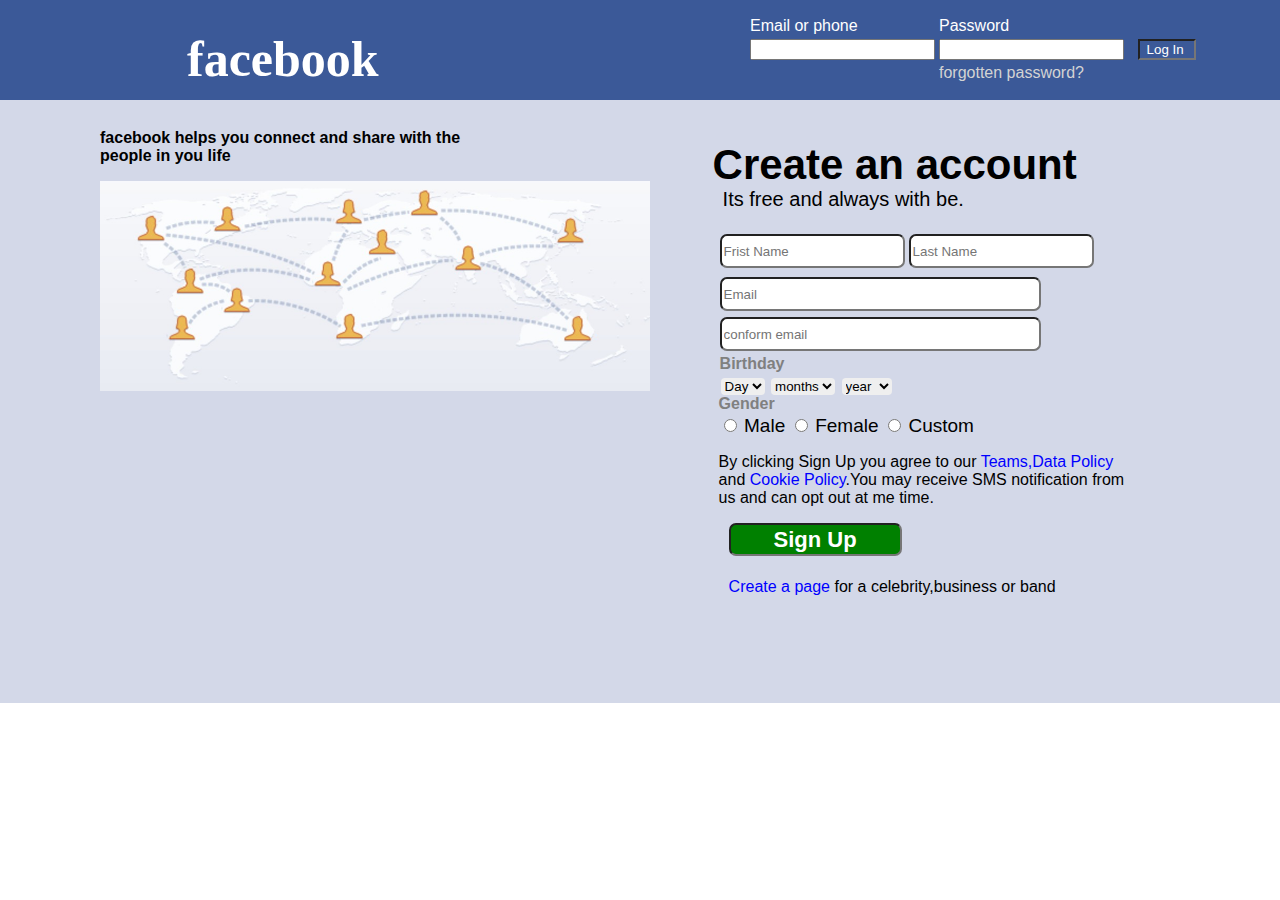
<file: index.html>
<!DOCTYPE html>
<html>
    <head>
        <title>facebook.com</title>
        <link rel="stylesheet" href="style.css" type="text/css">
    </head>
    <body>
        <div class="container">
            <div class="header"> 
                <div class="logo">
                    <a class="logo-text" href="index.html">facebook</a>

                </div>
                <div class="login">
                 <form>
                    <table class="login-control">
                        <tr>
                            <td><label class="login-label">Email or phone</label></td>
                            <td><label class="login-label">Password</label></td>
                        </tr>
                        <tr>
                            <td><input type="text"></td>
                            <td><input type="text"></td>
                            <td><input class="submit" type="sumbit" value="Log In "></td>
                            
                        </tr>
                        <td></td>
                        <td><a class="login-forgot" href="index.html">forgotten password?</a></td>

                    </table>
                 </form>
                </div>

            </div>
            <div class="main-body">
                <div class="left-section">
                    <p class="pargh"> facebook helps you connect and share with the <br>people in you life </p>
                    <img class="image" src="fb2.jpeg" alt="wating">

                </div>
                <div class="rigt-section">
                    <h1 class="heading">Create an account</h1>
                    <p class="p1">Its free and always with be. </p>
                    <form class="form1">
                        <table class="table1">
                            <tr>
                                <td><input class="input" type="text" placeholder="Frist Name"></td>
                                <td><input class="input" type="text" placeholder="Last Name"></td>
                        
                            </tr>
                        </table>
                             <input class="email" type="Email" placeholder="Email">
                            <input class="email" type=" email" placeholder="conform email">
                                
                                    <H4 class="h4"> Birthday</H4>
                                    <div id="days">
                                    <select id="date">
                                        <option>Day</option>
                                        <option value="">1</option>
                                        <option value="">2</option>
                                        <option value="">3</option>
                                        <option value="">4</option>
                                        <option value="">5</option>
                                        <option value="">6</option>
                                        <option value="">7</option>
                                        <option value="">8</option>

                                    </select>
                                    <select id="date">
                                        <option>months</option>
                                        <option value="">jun</option>
                                        <option value="">feb</option>
                                        <option value="">march</option>
                                        <option value="">april</option>
                                        <option value="">may</option>
                                        <option value="">june</option>
                                        <option value="">july</option>
                                        <option value="">aug</option>

                                    </select>
                                    <select id="date">
                                        <option>year</option>
                                        <option value="">2001</option>
                                        <option value="">2002</option>
                                        <option value="">2003</option>
                                        <option value="">2004</option>
                                        <option value="">2005</option>
                                        <option value="">2006</option>
                                        <option value="">2007</option>
                                        <option value="">2008</option>
                                        <option value="">2009</option>
                                        <option value="">2008</option>


                                    </select>
                                    <label class="head"><br>Gender<label>
                                    

                                    <div class="gender1">
                                    <input class="gender" type="radio" name="Male">
                                    <label class="gender">Male</label>
                                    <input class="gender" type="radio" name="Male">
                                    <label class="gender"> Female</label>
                                    <input class="gender" type="radio" name="Male">
                                    <label class="gender">Custom</label>
                                    </div>

                                
                    </form>
                    
                    <p class="last"> By clicking Sign Up you agree to our<span class="terms"> Teams,Data Policy</span><br> and<span class="terms"> Cookie Policy</span>.You may receive SMS notification from<br>us and can opt out at me time.</p>


                </div>
                <div>
               <input class="sign-up" type="Sign up" value="Sign Up">
              
            </div>
            <p class="create"> <span class="terms">  Create a page</span> for a celebrity,business or band </p>

            </div>

        </div>
    </body>
</html>
</file>
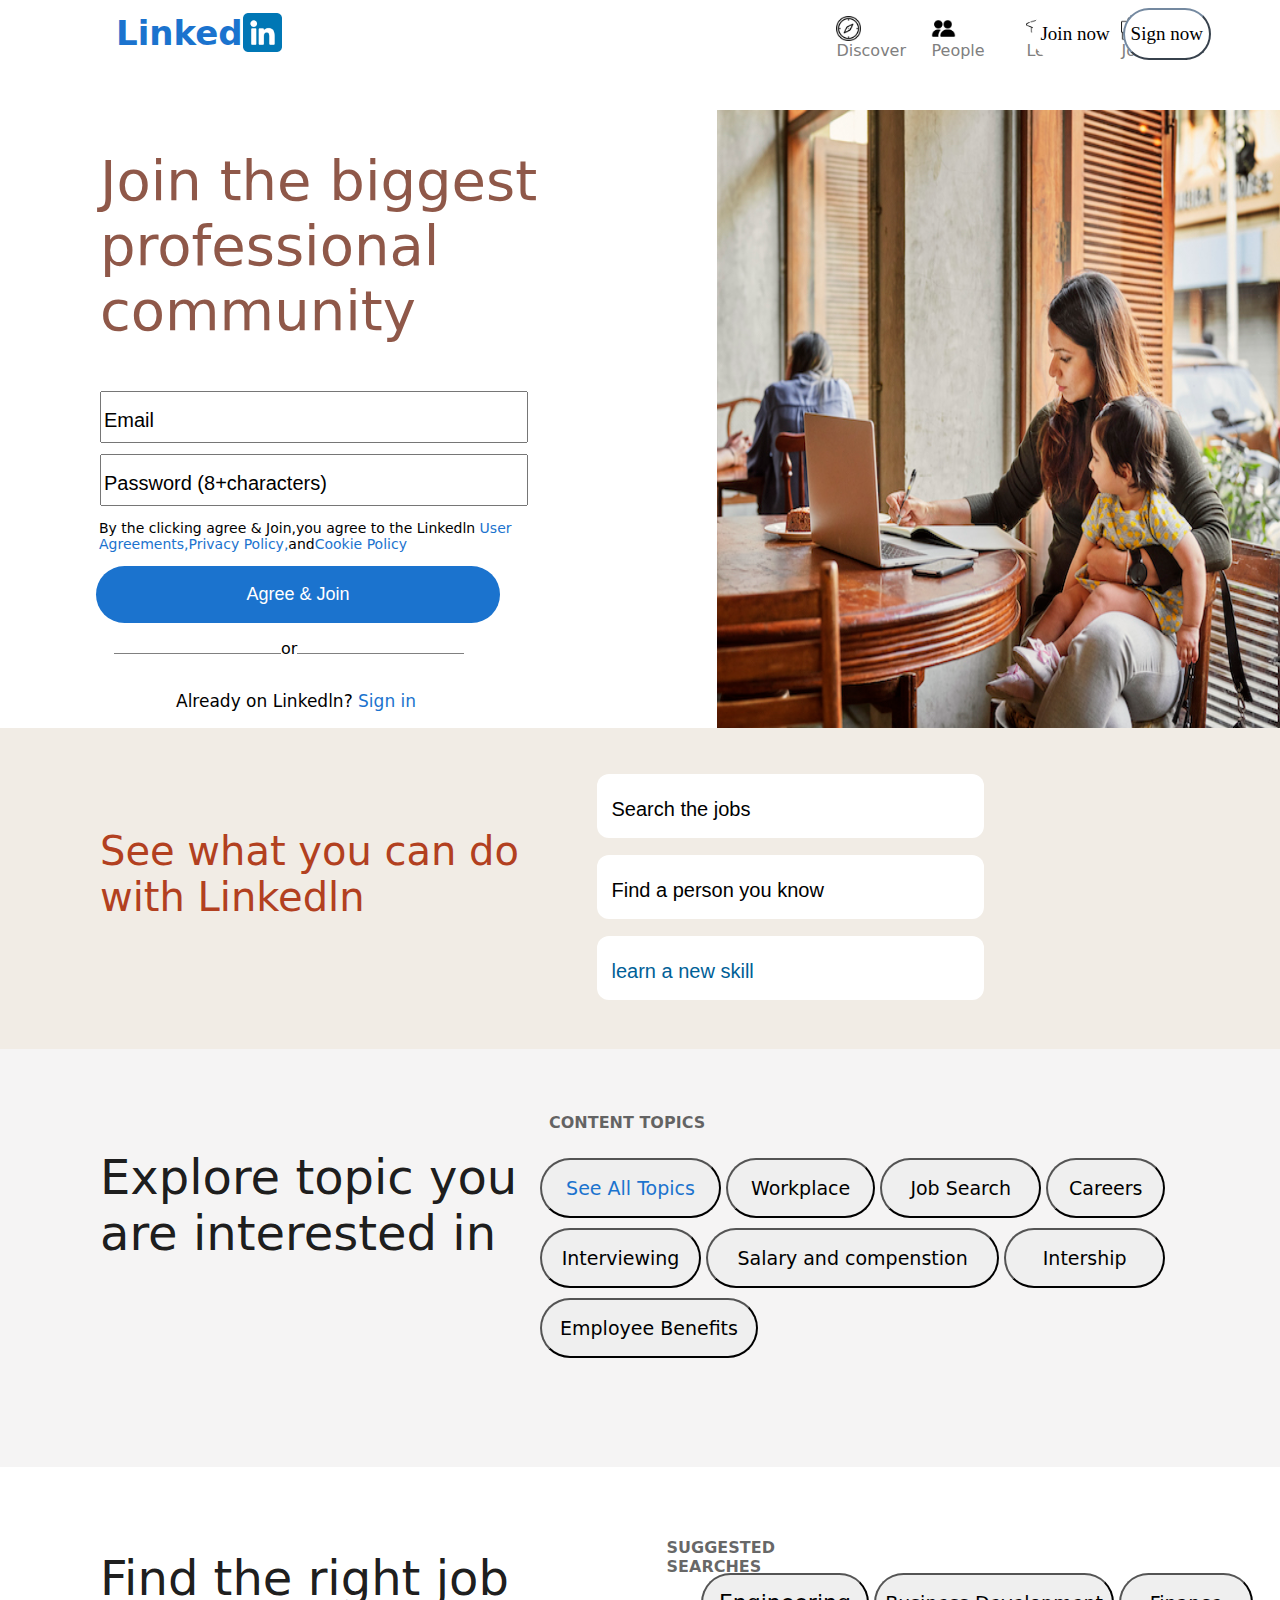
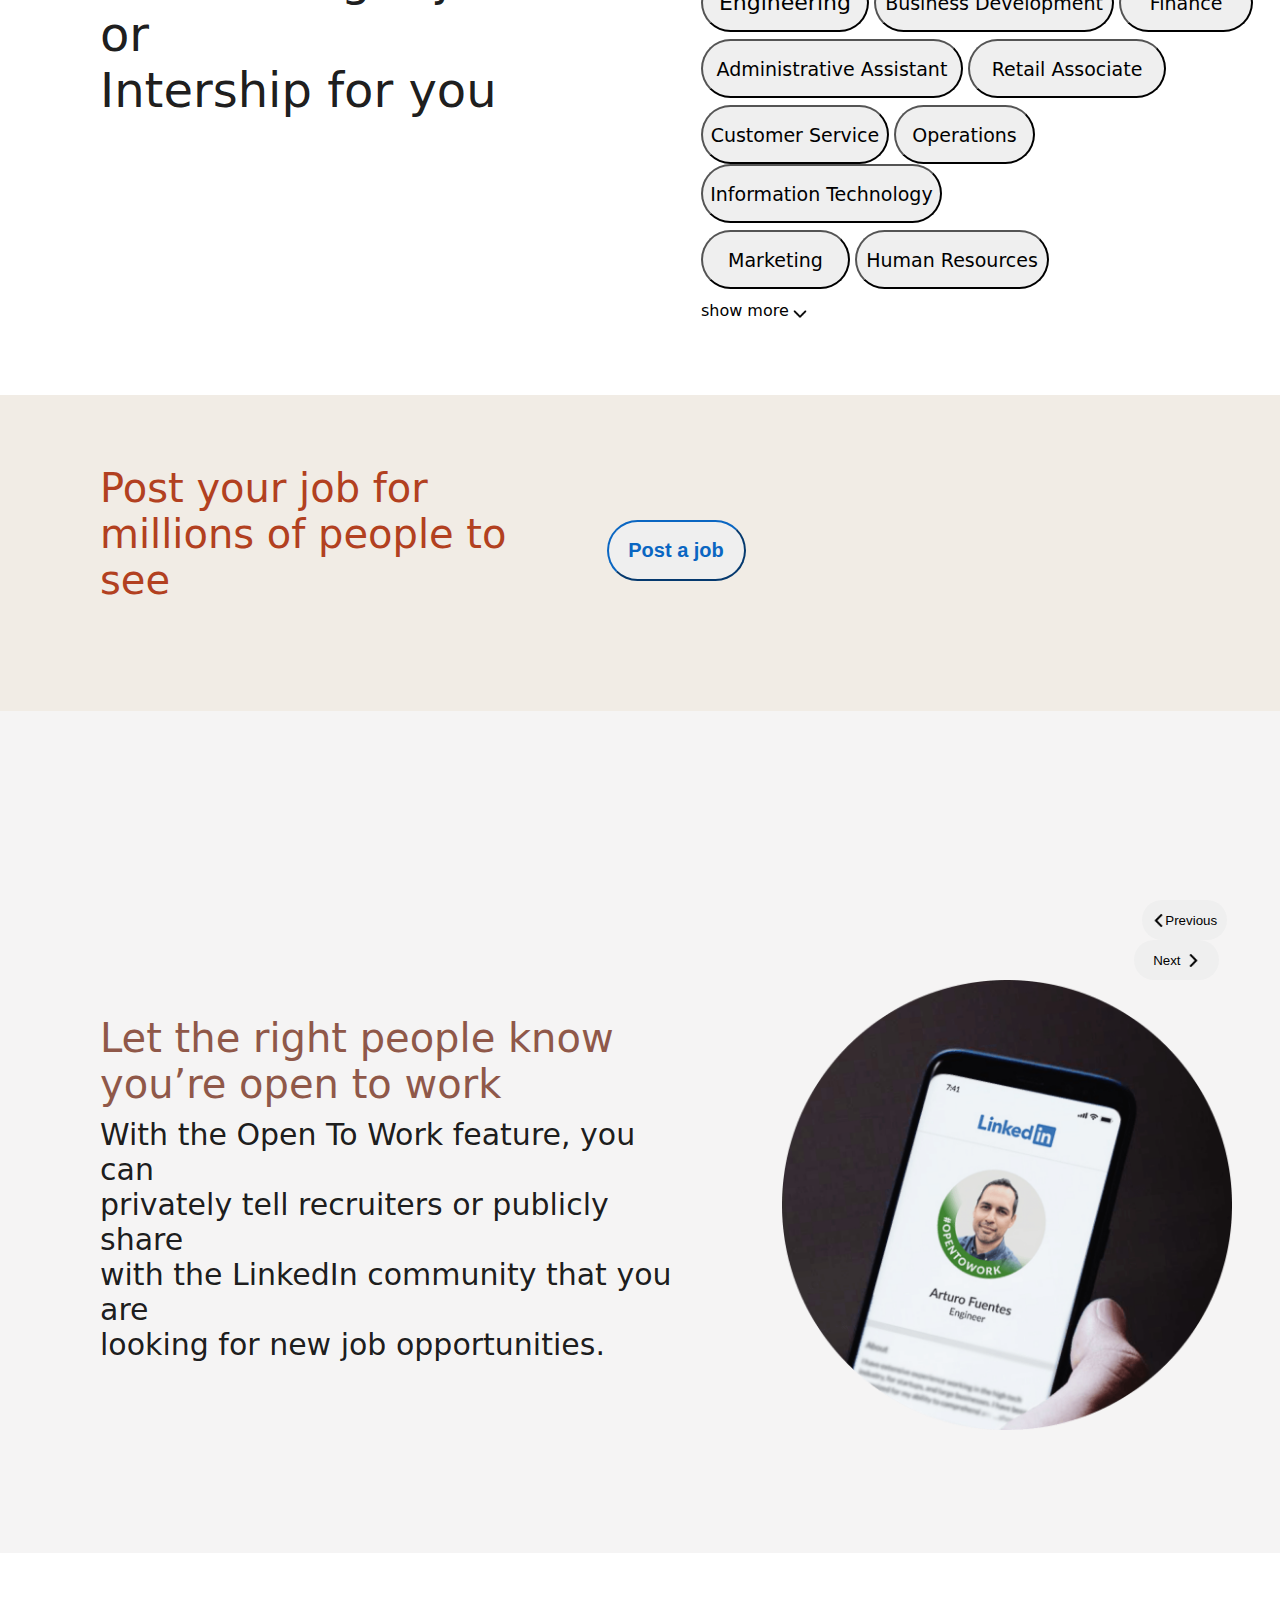
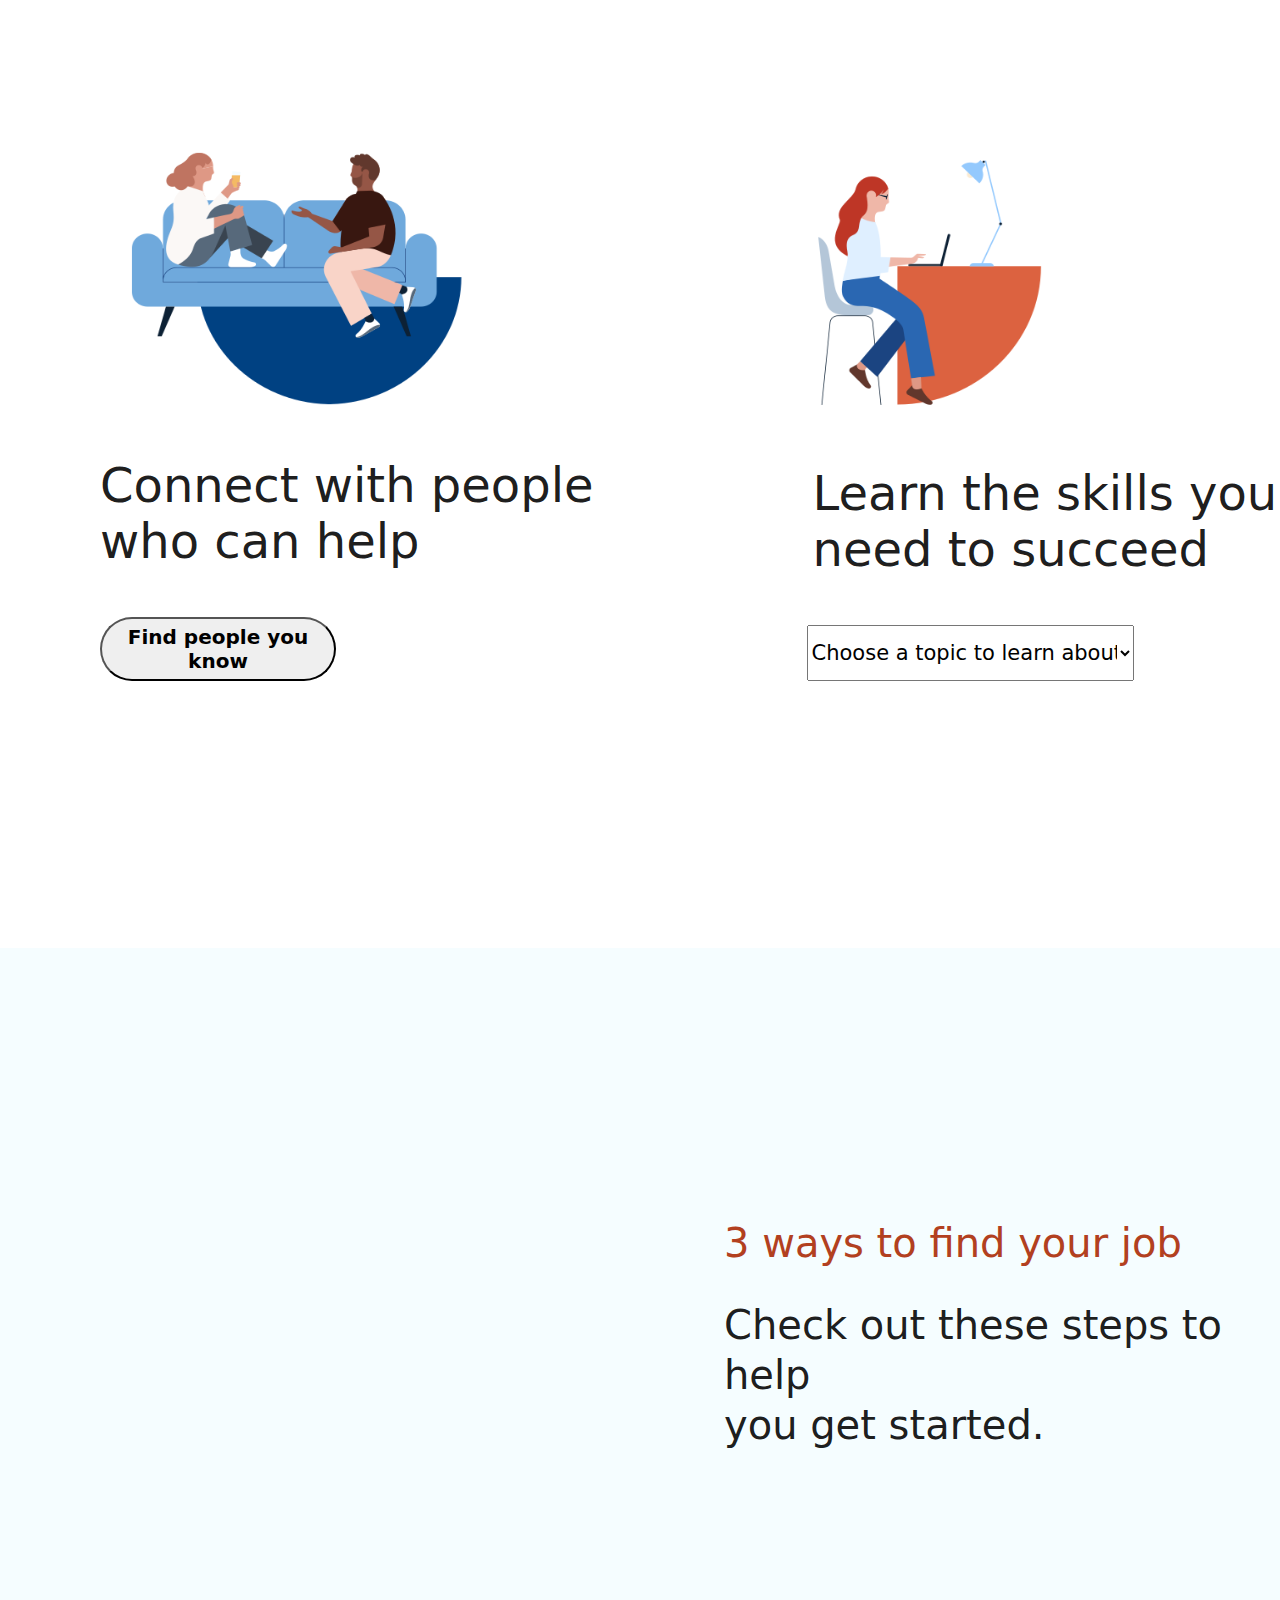
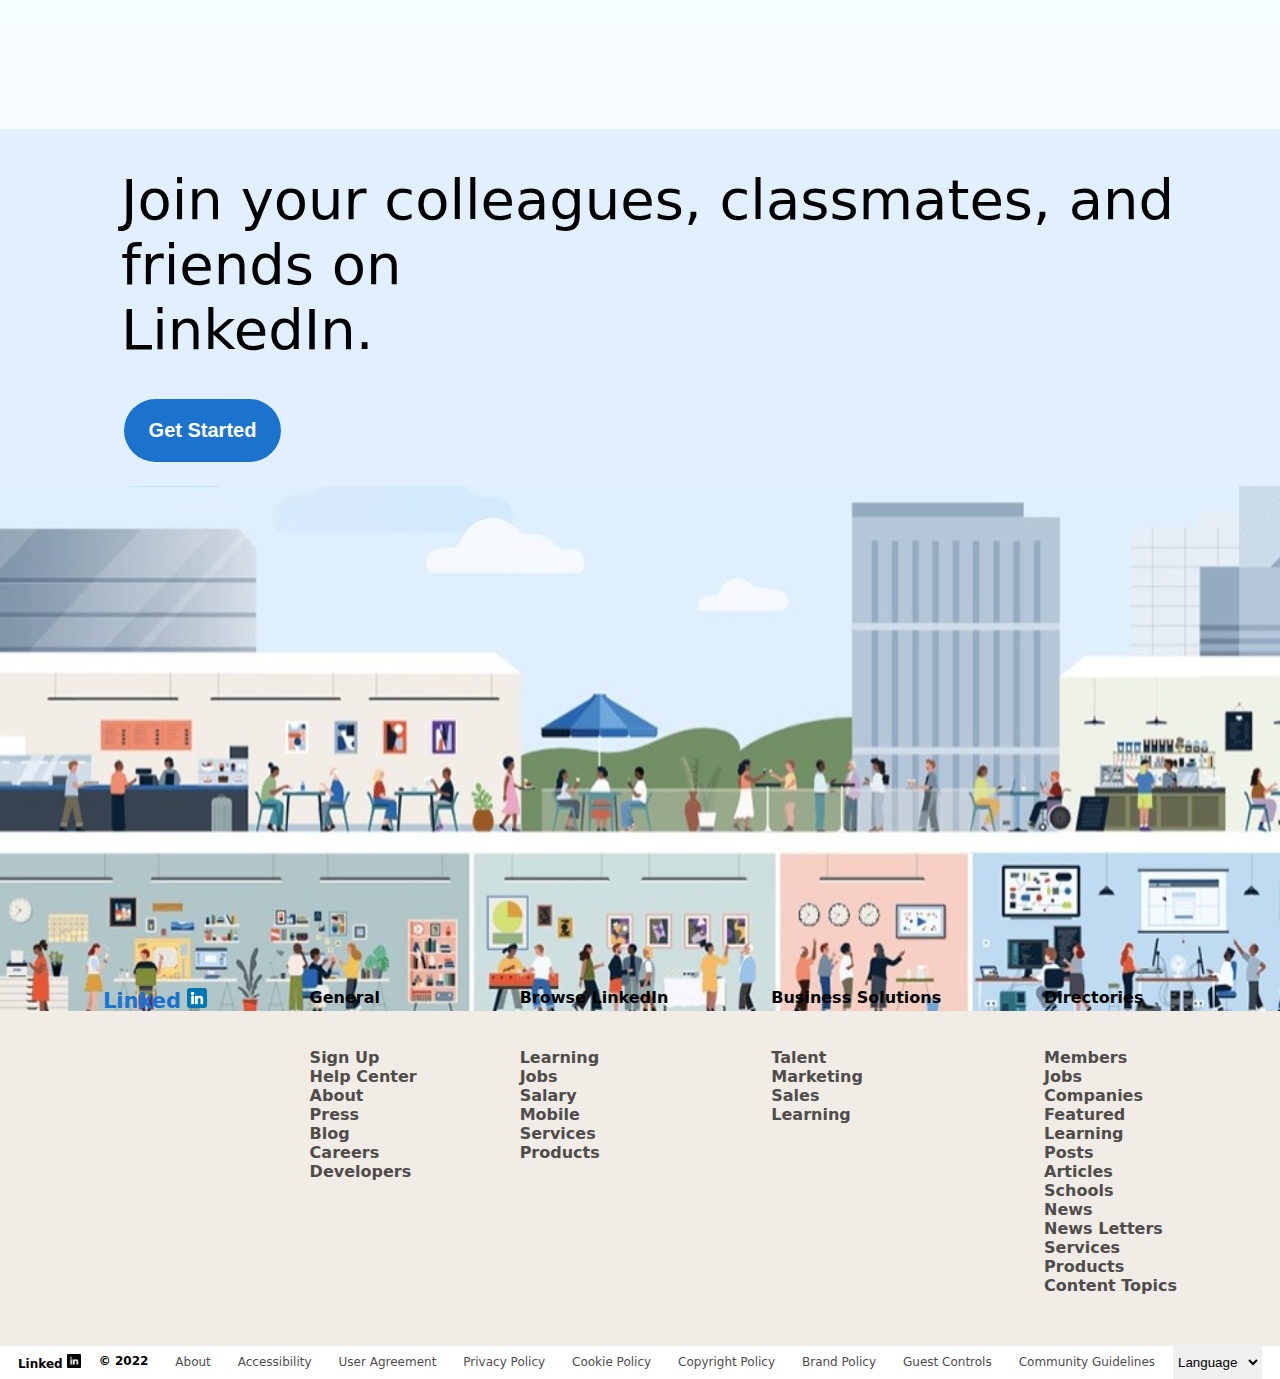
<file: linkin/index.html>
<!DOCTYPE html>
<html>
    <head>
        <title>linkedin</title>
        <link rel="stylesheet" href="style.css" type="text/css">
        <link rel="icon" type="image/x-icon" href="linkedin.png">

    </head>
    <body>
        <div class="container">
            <div class="header">
                <div class="logo">
                    <a class="link" href="index.html">Linked</a>
                    <a  class="img" href="index.html"><img class="img" src="linkedin.png"> </a>
                    

                </div>
               
                <div class="login">
                    <nav class="icon">
                        <a class="icon1" href="#"><img class="icon" src="discover.png">Discover</a>
                         <a class="icon1" href="#"><img class="icon" src="people.png">People</a>
                        <a class="icon1" href="#"><img class="icon" src="learning1.png">Learning</a>
                        <a class="icon1" href="#"><img class="icon" src="jobs.png">Jobs</a>
                        <img class="img1" src="line.png">
                    </nav>
                    <div class="button">
                        <button class="button1">Join now</button>
                        <button class="button2">Sign now</button>
                    </div>
                </div>
        </div>
        <div class="main-body">
           <div class="input">
            
             <h1 class="input-text">Join the biggest<br>professional community  </h1>

             <form class="input-form">
               
                <input class="input-label" type="email" placeholder="Email">
                <input class="input-label" type="email" placeholder="Password (8+characters)">
                

              </form>
              <p class="input-paragraph">By the clicking agree & Join,you agree to the Linkedln <span class="terms">User<br>Agreements,Privacy Policy,</span>and<span class="terms">Cookie Policy</span></p>
              <button class="input-button">Agree & Join</button>
              <div class="flex">
              <div class="line">
              </div>
              <p class="input-or">or</p>
              <div class="line-1">
            </div>
            </div>
            <p class="paragraph">Already on Linkedln?<span class="terms"> Sign in</span></p>
             
                
             
        </div>
        <img class="input-image" src="link2.jpg">
       

    </div>
    <div class="second">
        <div class="second-body">

            <h class="second-heading">See what you can do<br> with Linkedln</h>
        </div>
        <div id="right-form">
                <form class="right-form">
                    <input class="second-label" type="text" placeholder="Search the jobs">
                    <br><input class="second-label" type="text" placeholder="Find a person you know">
                    <br><input class="second-label1" type="text" placeholder="learn a new skill">
                </form>

            </div>

    </div>
    <div class="third">
        <div class="third-body">
            <h class="third-class">Explore topic you<br> are interested in</h>

        </div>
        <div class="third-form">
            <h3 class="third-hearding">CONTENT TOPICS</h3>
            <form class="third-form">
               <button class="third-button1">See All Topics</button>
               <button class="third-button2">Workplace</button>
               <button class="third-button3">Job Search</button>
               <button class="third-button4">Careers</button>
               <br><button class="third-button5">Interviewing</button>
               <button class="third-button6">Salary and compenstion</button>
               <button class="third-button7">Intership</button>
               <br>  <button class="third-button8">Employee Benefits </button>

               
                
            </form>
        </div>
    </div>
    <div class="fourth">
        <div class="fourth-body">
            <h class="fourth-heading">Find the right job or<br>Intership for you</h>
        </div>
        <h3 class="sub-topic">SUGGESTED SEARCHES</h3>
        <div class="fourth-inner">
            <form class="fourth-form">
                <input type="checkbox" id="check-box">
                <button class="button-1">Engineering</button>
                <button id="button-2"> Business Development</button>
                <button id="button-3">Finance</button>
                <br><button id="button-4">Administrative Assistant</button>
                <button id="button-5">Retail Associate</button>
                <br> <button id="button-6">Customer Service</button>
                <button id="button-7">Operations</button>
                <button id="button-8">Information Technology</button>
                <br> <button class="button-9">Marketing </button>
                <button class="button-10">Human Resources </button>
                 <div class="showmore">
                    <button class="button-11">Healthcare Service</button>
                    <button id="button-12"> Sales </button>
                    <button id="button-13">Program and Project Management </button>
                    <br><button id="button-14">Accounting</button>
                    <button id="button-15">Art and Design</button>
                 <button id="button-16">Community and social Service</button>
                    <br><button id="button-17">Consulting</button>
                    <button id="button-18">Education</button>
                    <button id="button-19">Entrepreneurship</button>
                    <button id="button-20">Legal</button>
                   <br> <button id="button-21">Media and Communications</button>
                    <button id="button-22">Military and Protective Services</button>
                    <button id="button-23">Product Management</button>
                   <br> <button id="button-24"> Purchasing</button>
                    <button id="button-25">Quality Assurance</button>
                    <button id="button-26"> Real Estate</button>
                   <br> <button id="button-27">Research</button>
                    <button id="button-28"> Support</button>
                    <button id="button-29">Administrative</button>




                 </div>
                 <br><label for="check-box">show more  <img class="down-arrow" src="down.png"></label>
                 
                 
            </form>
        </div>
    </div>
    <div class="fiveth">
        <div class="fiveth-left">
            <h class="fiveth-heading">Post your job for<br> millions of people to <br>see</h>

        </div>
        <div class="fiveth-right">
                <button class="fiveth-button">Post a job</button>

        </div>
    </div>
    <div class="sixth">
        <div class="sixth-left">
            <h1 class="main-heading">Let the right people know <br> you’re open to work </h1>
            <h3 class="sub">With the Open To Work feature, you can <br> privately tell recruiters or publicly share <br> with the LinkedIn community that you are <br> looking for new job opportunities.</h3>

        </div> 
        <div class="sixth-rigth">
            <div id="button-sixth1">
            <button id="sixth-button"><img class="left-arrow" src="left1.png">Previous</button>
            <button id="sixth-button1">Next <img class="right-arrow" src="right.png"></button>
            </div>
            <img class="sixth-img" src="pic.png">

        </div>
        </div>
        <div class="seventh">
            <div class="img-left">
                <img class="img-leftside" src="7 pic.png">
                <h3 class="lefthead">Connect with people <br> who can help</h3>
                <div class="sub-text">
                    <button class=" sub-button">Find people you know </button>
                </div>

            </div>
            <div class="img-right">
                <img id="img-rightside" src="img1.png (1).png">
                <h3 class="righthead">Learn the skills you <br> need to succeed</h3>
                <div class="options">
                    <select id="selection">
                        <option >Choose a topic to learn about</option>
                        <option value="">Traning and Education <br><option value="">290+ courses</option></option>
                        <option value="">IT Help Desk<br> <option value="">310+ courses</option></option>
                        <option value="">Business Analysis and Strategy<br><option value="">790+ courses</option></option>
                        <option value="">Career Development<br><option value="">430+ courses</option></option>
                        <option value="">Finance and Accounting<br><option value="">768+ courses</option></option>
                        <option value="">Leadership and Management<br><option value="">528+ courses</option></option>
                    </select>
                </div>

            </div>
        </div>
        <div class="nine">
        
            <div class="video">
                <iframe width="560" height="315" src="https://www.youtube.com/embed/oHpdTckid4Y" title="YouTube video player" frameborder="0" allow="accelerometer; autoplay; clipboard-write; encrypted-media; gyroscope; picture-in-picture" allowfullscreen></iframe>

        
        </div>
            <div class="right-text">
                <div class="main-text">
                <h2 id="text"> 3 ways to find your job</h2>
                <h1 id="text1">Check out these steps to help <br>you get started.</h1>
                </div>

               

            </div>
        </div>
        <div class="ten">
            <div class="sub-header">
                
            </div>
            <div class="main">
                <div class="text">
                    <h1 class="up-text">Join your colleagues, classmates, and friends on<br>LinkedIn.</h1>
                    <div class="ten-button">
                        <button class="but">Get Started</button>
                    </div>

                </div>
                <div class="last-img">
                    <img class="link1" src="lastpic.jfif">

                </div>

            </div>
        </div>
        <div class="text-only">
            
            <div class="last-text">
                <div class="last-logo">
                    <a class="text-body" href="index.html">Linked</a>
                        <a  class="img" href="index.html"><img class="img-logo" src="linkedin.png"> </a>
    
                </div>
                <div class="sub1">
                <h4 class="href1">General</h4>
               <br> <a class="sub1-class" href="#"> Sign Up</a>
               <br> <a class="sub1-class" href="#">Help Center </a>
               <br> <a class="sub1-class" href="#">About </a>
               <br> <a class="sub1-class" href="#"> Press</a>
               <br> <a class="sub1-class" href="#">Blog </a>
               <br> <a class="sub1-class" href="#"> Careers</a>
               <br> <a class="sub1-class" href="#"> Developers</a>
            </div>
            <div class="sub2">
                <h4 class="href2">Browse LinkedIn</h4>
               <br> <a class="sub1-class" href="#"> Learning</a>
               <br> <a class="sub1-class" href="#">Jobs</a>
               <br> <a class="sub1-class" href="#">Salary</a>
               <br> <a class="sub1-class" href="#">Mobile</a>
               <br> <a class="sub1-class" href="#">Services</a>
               <br> <a class="sub1-class" href="#">Products</a>
            </div>
            <div class="sub3">
                <h4 class="href3">Business Solutions</h4>
               <br> <a class="sub1-class" href="#">Talent</a>
               <br> <a class="sub1-class" href="#">Marketing</a>
               <br> <a class="sub1-class" href="#">Sales</a>
               <br> <a class="sub1-class" href="#"> Learning</a>
            </div>
            <div class="sub4">
                <h4 class="href4">Directories</h4>
                <br><a class="sub1-class" href="#">Members</a>
               <br> <a class="sub1-class" href="#">Jobs</a>
               <br> <a class="sub1-class" href="#">Companies</a>
               <br> <a class="sub1-class" href="#">Featured</a>
               <br> <a class="sub1-class" href="#">Learning</a>
               <br> <a class="sub1-class" href="#">Posts</a>
               <br> <a class="sub1-class" href="#">Articles</a>
               <br> <a class="sub1-class" href="#">Schools</a>
               <br> <a class="sub1-class" href="#">News</a>
               <br> <a class="sub1-class" href="#">News Letters</a>
               <br> <a class="sub1-class" href="#">Services</a>
               <br> <a class="sub1-class" href="#">Products</a>
               <br> <a class="sub1-class" href="#">Content Topics</a>
            </div>




            </div>
        </div>
        <footer>
            <h1 class="footer-text">Linked  <img class="footer-img" src="linkedinblack.png"></h1>
            <h1 class="footer-text">© 2022</h1>
            <a class="footer-href" href="#">About</a>
            <a class="footer-href" href="#">Accessibility</a>
            <a class="footer-href" href="#">User Agreement</a>
            <a class="footer-href" href="#">Privacy Policy</a>
            <a class="footer-href" href="#">Cookie Policy</a>
            <a class="footer-href" href="#">Copyright Policy</a>
            <a class="footer-href" href="#">Brand Policy</a>
            <a class="footer-href" href="#">Guest Controls</a>
            <a class="footer-href" href="#">Community Guidelines </a>
            <select class="c1">
                <option class="footer-text">Language</option>
                <option class="footer-text" value="">English (English)</option>
               <br> <option class="footer-text" value=""> Español (Spanish)</option>
               <br> <option class="footer-text" value="">Malayalm</option>
               <br> <option class="footer-text" value="">Hindi</option>
               <br> <option class="footer-text" value="">Arabic</option>
               <br> <option class="footer-text" value="">Tmail</option>
               <br> <option class="footer-text" value="">Russia</option>
               <br> <option class="footer-text" value="">Franch</option>
            </select>
           
        </footer>
    </div>
    
    </body>
</html>
</file>
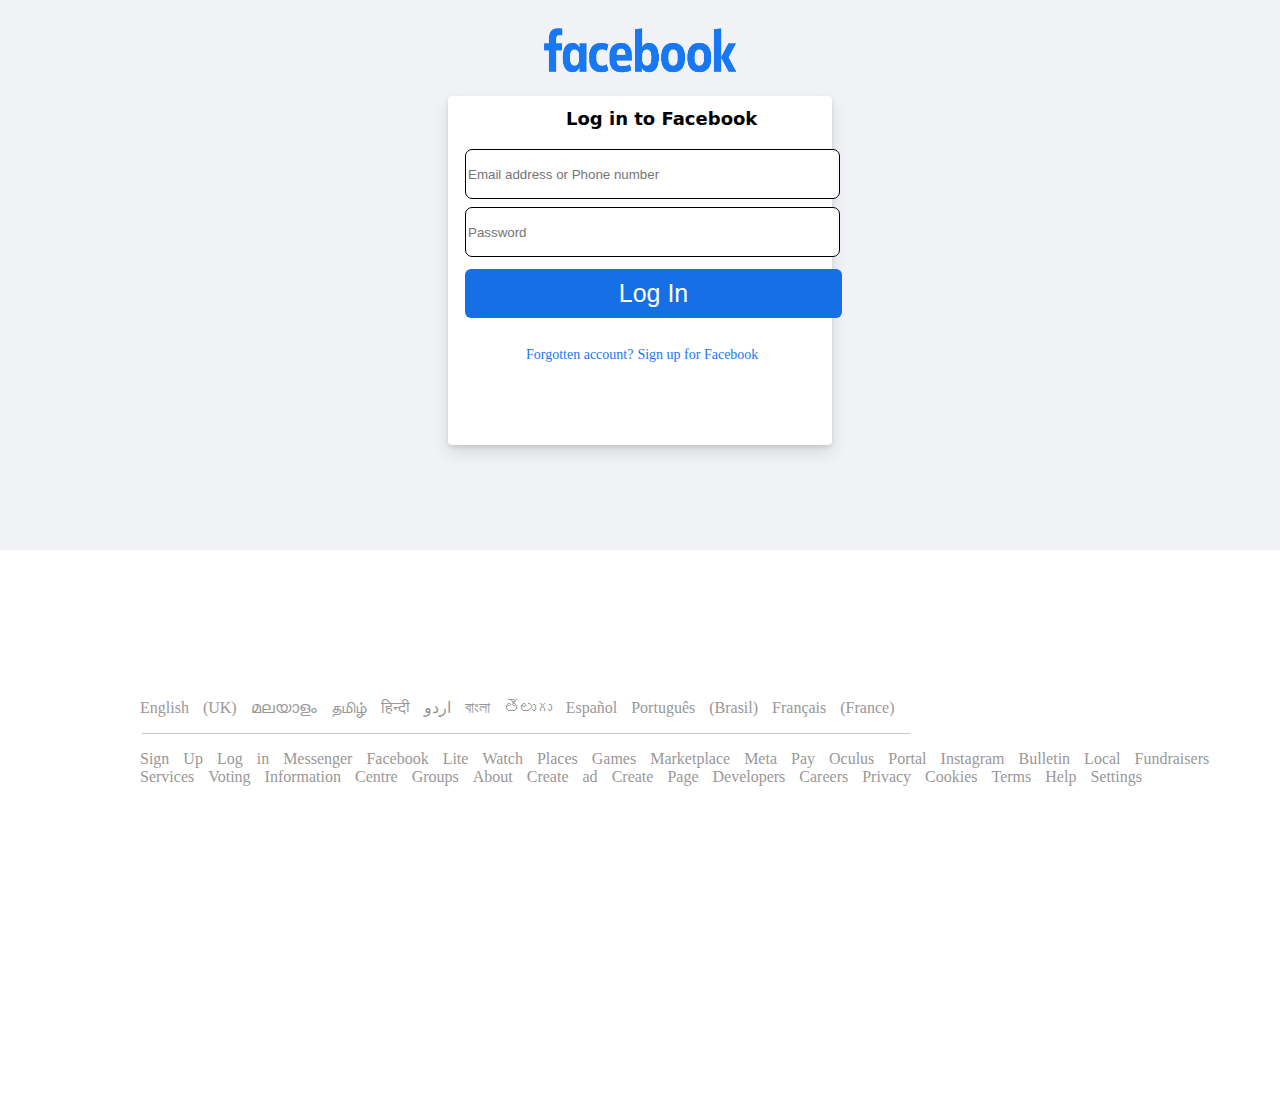
<file: linkin/fb1/index.html>
<!DOCTYPE html>
<html>
    <head>
        <title>facebook</title>
        <link rel="stylesheet" href="style.css" type="text/css">
        
    </head>
    <body>
           <div class="contanier">
            <header>
                <img class="img" src="facebook1.png">
            </header>
            <div class="login">
                <div class="main">
                    <h1 class="head">Log in to Facebook</h1>
                    <input class="input" type="text" placeholder="Email address or Phone number">
                   <br> <input class="input" type="number" placeholder="Password">
                   <button class="button">Log In</button>
                   <div class="link1">
                   <a class="link" href="#">Forgotten account?</a>
                   <a class="link" href="#">Sign up for Facebook</a>
                   </div>
                </div>
                
                
            </div>
            <footer>
                <div class="list">
                <ul>
                    <li>English (UK)</li>
                    <li>മലയാളം</li>
                    <li>தமிழ்</li>
                    <li>हिन्दी</li>
                    <li>اردو</li>
                    <li>বাংলা</li>
                    <li>తెలుగు</li>
                    <li>Español</li>
                    <li>Português (Brasil)</li>
                    <li>Français (France)</li>
                </ul>
            </div>
            <div class="null"></div>
            <div class="list1">
                <ul>
                    <li>Sign Up</li>
                    <li>Log in</li>
                    <li>Messenger</li>
                    <li>Facebook Lite</li>
                    <li>Watch</li>
                    <li>Places</li>
                    <li>Games</li>
                    <li>Marketplace</li>
                    <li>Meta Pay</li>
                    <li>Oculus</li>
                    <li>Portal</li>
                    <li>Instagram</li>
                    <li>Bulletin</li>
                    <li>Local</li>
                    <li>Fundraisers</li>
                   <br> <li>Services</li>
                    <li>Voting Information Centre</li>
                    <li>Groups</li>
                    <li>About</li>
                    <li>Create ad</li>
                    <li>Create Page</li>
                    <li>Developers</li>
                    <li>Careers</li>
                    <li>Privacy</li>
                    <li>Cookies</li>
                    <li>Terms</li>
                    <li>Help</li>
                    <li>Settings</li>
                   
                </ul>
            </div>
            </footer>
           </div>
    </body>
</html>
</file>
<file: style.css>
.header{
    background: #3b5998;
    width: 100%;
    height: 100px
    
     
}
body{
    margin: 0%;
    font-family: 'Lucida Sans', 'Lucida Sans Regular', 'Lucida Grande', 'Lucida Sans Unicode', Geneva, Verdana, sans-serif;
}
.logo{
    width: 50%;
    padding-top: 30px;
    float: left;


}
.login{
    width: 50%;
    float: left;
    padding-top: 14px;
}

.logo-text{
    
    color: white;
    font-size: 50px;
    font-weight: bold;
    text-decoration: none;
    font-family:Cambria, Cochin, Georgia, Times, 'Times New Roman', serif;
      margin-left: 187px;;
}
.submit{
    width: 50px;
    background: #3b5998;
    margin-left: 10px;
    color: #fff;
    text-align: center;
    border: -2px;
    cursor: pointer;

}
.submit:hover{
    background: #1e2a44;
}
.login-forgot{
    text-decoration: none;
    color: rgb(211, 211, 211);
    
}
.login-label{
    color: #fff;
}
.login-control{
    margin-left: 107px;
    
}
.main-body{
    background: #d3d8e8;
    width: 100%;
    height: 590px;
    padding-top: 13px;


}
.left-section{
    width: 42%;
    height: 100%;
    float: left;
    margin-left: 100px;
    
}
.rigt-section{
    width: 48%;
    height: 100%;
    float: left;
    
}
.image{
    width: 550px;
}
.pargh{
    
    font-weight: bold;
    text-align: left;
}
.heading{
    float: left;
    margin-left: 75px;
    font-size: 42px;
}
.p1{
    float: left;
    margin-left: 85px;
    margin-top: -29px;
    font-size: 20px;
}
.labal1{
    float: left;
}
.table1{
    margin-left: 79px;
}
.input{
    height: 28px;
    border-radius: 7px;
}
.email{
    height: 28px;
    width: 51%;
    border-radius: 7px;
    margin-left: 82px;
    margin-top: 6px;
}
#date{
    margin-left: 2px;
    border-radius: 4px;
    border: 1px;
    
    

}

.h4{
    display: flex;
    color: gray;
    font-weight: bold;
    margin-left: 82px;
    margin-top: 4px;
}
#days{
    float: left;
    margin-left: 81px;
    margin-top: -18px;
}
.gender1{
    padding-top: 2px;
}
.head{
    color: gray;
    font-weight: bold;
}
.gender{
    color: black;
    font-weight:500;
    font-size: 19px;
}
.last{
    color: black;
    font-weight: 300;
}
.color{
    color: #3b5998;
}
.sign-up{
    float: left;
    display: flex;
    align-items: center;
    text-align: center;
    margin-left: 91px;
    padding-top: 2px;
    width: 165px;
    height: 26px;
    background: green;
    color: white;
    font-size: 22px;
    font-weight: bold;
    border-radius: 7px;
    cursor: pointer;
}
.create{
    float: left;
    margin-left: -173px;
    padding-top: 39px;
}

.terms{
    color: blue;
}
</file>
<file: linkin/style.css>
.header{
    background:white;
    width: 100%;
    height: 100px;
    display: flex;
    justify-content: space-between;


}
.container{
    flex-wrap: wrap;
}

body{
    margin: 0%;
    height: auto;

    font-family: -apple-system, system-ui, BlinkMacSystemFont, 'Segoe UI', Roboto, 'Helvetica Neue', 'Fira Sans', Ubuntu, Oxygen, 'Oxygen Sans', Cantarell, 'Droid Sans', 'Apple Color Emoji', 'Segoe UI Emoji', 'Segoe UI Emoji', 'Segoe UI Symbol', 'Lucida Grande', Helvetica, Arial, sans-serif;
}
.logo{
    display: flex;
    justify-content: flex-start;
    width: 50%;
    color: #1b73ce;
    font-size: 40px;
    font-weight: bold;
    padding-top: 13px;
}
.img{
    margin-left:0px;
    width: 39px;
    align-items: center;

}
.link{
    color: var(--color-brand);
    font-size: 34px;
    text-decoration: none;
    margin-left: 116px;
}
.icon{
    width: 25px;
    display: flex;
    justify-content:flex-end;
    align-items: flex-end;
    justify-content: space-around;
    margin-right: 55px;
    


}
.login{
    width: 57%;
    display: flex;
    justify-content:flex-start;
    margin-right: 10px;
    padding-bottom: 40px;
    padding-left: 428px;

    
    
}
.container{
    width: 100%;
    height: 4000px;


}
.icon1{
    color: grey;
    text-decoration: none;
    font-size: 16px;
    margin-left: 15px;

}
.img1{
    width: 42px;
   margin-left: -36px;
   
   
}
.button{
    display: flex;
    padding-left: 131px;
    padding-top: 8px;
    cursor: pointer;
    align-content: center;
    font-size: 10px;
}
.button1{
    border-radius: 51px;
    border-color:transparent;
    background: white;
    font-size: 19px;
    font-family: auto;
    text-align: center;

}
.button2{
    
    border-radius: 51px;
    margin-left: 5px;
    border-color: #7489a0;
    background: white;
    font-size: 19px;
    font-family: auto;
    text-align: center;

    
}
.button1:hover{
  background: rgb(232, 223, 223);

}
.button2:hover{
    background: rgb(197, 223, 246);
  
  }
.main-body{
    padding-top: 10px;
    width: 100%;
    display: flex;
    
}
.input-image{
    width: 645px;
    margin-left: 76px;
    display: flex;
    justify-content: right;

    

}
.input-form{
   
    margin-left: 100px;
  
    
    
}
.input-text{
        font-family: -apple-system, system-ui, BlinkMacSystemFont, 'Segoe UI', Roboto, 'Helvetica Neue', 'Fira Sans', Ubuntu, Oxygen, 'Oxygen Sans', Cantarell, 'Droid Sans', 'Apple Color Emoji', 'Segoe UI Emoji', 'Segoe UI Emoji', 'Segoe UI Symbol', 'Lucida Grande', Helvetica, Arial, sans-serif;
        font-size: 56px;
        font-weight: 200;
        color: #8f5849;
        margin-left: 100px;
        
}
.input-label{
    font-size: 32px;
    height: 46px;
    margin-top: 2%;

}
::-webkit-input-placeholder { 
    color:   rgb(123, 120, 120);
    font-size: 17px;
}
.terms{
    color: #1b73ce;
    cursor:pointer;
}
.input-paragraph{
    margin-left: 99px;
    font-size: 14px;
}
.input-button{
    font-size: 18px;
    width: 404px;
    height: 57px;
    margin-left: 96px;
    border-radius: 37px;
    color: white;
    background:#1b73ce;
    border: transparent;

}
.input-button:hover{
    background: #006097;
}
.line{
    height: 1px;
    width: 167px;
    background: gray;
    margin-left: 114px;
    margin-top: 30px;
}
.flex{
    display: flex;
    justify-content: space-between;
}
.line-1{
   margin-right:177px;
   height: 1px;
   width: 167px;
   background: gray;
   margin-top: 30px;
}
.paragraph{
    margin-left: 176px;
    font-size: 17px;
}
.second{
    width: 100%;
    height: 321px;
    background: #f1ece5;
   display: flex;
    
}
.second-body{
    margin-left: 100px;
    height: 250px;
    display: flex;
    width: 40%;
    padding-top: 100px;

      

}
#right-form{
    display: flex;
    justify-content: center;
    margin-left: -78px;
    margin-top: -71px;
    width: 40%;
    padding-top: 100px;
    padding-right: 79px;
}
.second-label{
    font-size: 31px;
    height: 62px;
    border-radius: 12px;
    border: transparent;
    margin-top: 17px;
    cursor: pointer;
    padding-left: 15px;
    width: 370px;
}
::-webkit-input-placeholder {
    color: black;
    font-size: 20px;
    margin-left: 10px;
}
.second-label1::placeholder{
    color: #006097;
}
.second-label1{
    font-size: 31px;
    height: 62px;
    border-radius: 12px;
    border: transparent;
    margin-top: 17px;
    cursor: pointer;
    padding-left: 15px;
    width: 370px;

}
.second-heading{
    font-size: 40px;
    font-weight: 400;
    color: #b24020;
    font-family: -apple-system, system-ui, BlinkMacSystemFont, 'Segoe UI', Roboto, 'Helvetica Neue', 'Fira Sans', Ubuntu, Oxygen, 'Oxygen Sans', Cantarell, 'Droid Sans', 'Apple Color Emoji', 'Segoe UI Emoji', 'Segoe UI Emoji', 'Segoe UI Symbol', 'Lucida Grande', Helvetica, Arial, sans-serif;

}
.third{
    width: 100%;
    height: 418px;
    background: rgb(238 236 236 / 60%);
    display: flex;

}
.third-body{
    margin-left: 100px;
    height: 250px;
    display: flex;
    width: 40%;
    padding-top: 100px;


}
.third-class{
    font-family: -apple-system, system-ui, BlinkMacSystemFont, 'Segoe UI', Roboto, 'Helvetica Neue', 'Fira Sans', Ubuntu, Oxygen, 'Oxygen Sans', Cantarell, 'Droid Sans', 'Apple Color Emoji', 'Segoe UI Emoji', 'Segoe UI Emoji', 'Segoe UI Symbol', 'Lucida Grande', Helvetica, Arial, sans-serif;
    font-size: 48px;
    font-weight: 200;
    color: rgba(0, 0, 0, 0.9);

}
.third-form{
    margin-top: -1px;
    margin-left: -36px;
   
}
.third-button1{
    color:#1b73ce;
    font-size: 19px;
    height: 60px;
    font-weight: 500;
    border-radius: 44px;
    width: 181px;
    cursor: pointer;

    font-family:  -apple-system, system-ui, BlinkMacSystemFont, 'Segoe UI', Roboto, 'Helvetica Neue', 'Fira Sans', Ubuntu, Oxygen, 'Oxygen Sans', Cantarell, 'Droid Sans', 'Apple Color Emoji', 'Segoe UI Emoji', 'Segoe UI Emoji', 'Segoe UI Symbol', 'Lucida Grande', Helvetica, Arial, sans-serif;
}
.third-button2{
    color: black;
    font-size: 19px;
    font-weight: 500;
    height: 60px;
    border-radius: 44px;
    cursor: pointer;

    width: 149px;
    font-family:  -apple-system, system-ui, BlinkMacSystemFont, 'Segoe UI', Roboto, 'Helvetica Neue', 'Fira Sans', Ubuntu, Oxygen, 'Oxygen Sans', Cantarell, 'Droid Sans', 'Apple Color Emoji', 'Segoe UI Emoji', 'Segoe UI Emoji', 'Segoe UI Symbol', 'Lucida Grande', Helvetica, Arial, sans-serif;
}
.third-button3{
    color: black;
    font-weight: 500;
    font-size: 19px;
    height: 60px;
    border-radius: 44px;
    cursor: pointer;

    width: 161px;
    font-family:  -apple-system, system-ui, BlinkMacSystemFont, 'Segoe UI', Roboto, 'Helvetica Neue', 'Fira Sans', Ubuntu, Oxygen, 'Oxygen Sans', Cantarell, 'Droid Sans', 'Apple Color Emoji', 'Segoe UI Emoji', 'Segoe UI Emoji', 'Segoe UI Symbol', 'Lucida Grande', Helvetica, Arial, sans-serif;
}
.third-button4{
    color: black;
    font-size: 19px;
    height: 60px;
    border-radius: 44px;
    width: 119px;
    font-family:  -apple-system, system-ui, BlinkMacSystemFont, 'Segoe UI', Roboto, 'Helvetica Neue', 'Fira Sans', Ubuntu, Oxygen, 'Oxygen Sans', Cantarell, 'Droid Sans', 'Apple Color Emoji', 'Segoe UI Emoji', 'Segoe UI Emoji', 'Segoe UI Symbol', 'Lucida Grande', Helvetica, Arial, sans-serif;
    font-weight: 500;
    cursor: pointer;


}
.third-button5{
    color: black;
    font-size: 19px;
    height: 60px;
    border-radius: 44px;
    width: 161px;
    margin-top: 10px;
    font-family:  -apple-system, system-ui, BlinkMacSystemFont, 'Segoe UI', Roboto, 'Helvetica Neue', 'Fira Sans', Ubuntu, Oxygen, 'Oxygen Sans', Cantarell, 'Droid Sans', 'Apple Color Emoji', 'Segoe UI Emoji', 'Segoe UI Emoji', 'Segoe UI Symbol', 'Lucida Grande', Helvetica, Arial, sans-serif;
    font-weight: 500;
    cursor: pointer;

}
.third-button6{
    color: black;
    font-size: 19px;
    height: 60px;
    border-radius: 44px;
    width: 293px;
    font-family:  -apple-system, system-ui, BlinkMacSystemFont, 'Segoe UI', Roboto, 'Helvetica Neue', 'Fira Sans', Ubuntu, Oxygen, 'Oxygen Sans', Cantarell, 'Droid Sans', 'Apple Color Emoji', 'Segoe UI Emoji', 'Segoe UI Emoji', 'Segoe UI Symbol', 'Lucida Grande', Helvetica, Arial, sans-serif;
    font-weight: 500;
    cursor: pointer;

}
.third-button7{
    color: black;
    font-size: 19px;
    height: 60px;
    border-radius: 44px;
    width: 161px;
    font-family:  -apple-system, system-ui, BlinkMacSystemFont, 'Segoe UI', Roboto, 'Helvetica Neue', 'Fira Sans', Ubuntu, Oxygen, 'Oxygen Sans', Cantarell, 'Droid Sans', 'Apple Color Emoji', 'Segoe UI Emoji', 'Segoe UI Emoji', 'Segoe UI Symbol', 'Lucida Grande', Helvetica, Arial, sans-serif;
    font-weight: 500;
    margin-left: 0px;
    cursor: pointer;

}
.third-button8{
    color: black;
    font-size: 19px;
    height: 60px;
    border-radius: 44px;
    width: 218px;
    font-family:  -apple-system, system-ui, BlinkMacSystemFont, 'Segoe UI', Roboto, 'Helvetica Neue', 'Fira Sans', Ubuntu, Oxygen, 'Oxygen Sans', Cantarell, 'Droid Sans', 'Apple Color Emoji', 'Segoe UI Emoji', 'Segoe UI Emoji', 'Segoe UI Symbol', 'Lucida Grande', Helvetica, Arial, sans-serif;
    font-weight: 500;
    margin-left: 0px;
    margin-top: 10px;
    cursor: pointer;

}


.third-hearding{
    font-family: -apple-system, system-ui, BlinkMacSystemFont, 'Segoe UI', Roboto, 'Helvetica Neue', 'Fira Sans', Ubuntu, Oxygen, 'Oxygen Sans', Cantarell, 'Droid Sans', 'Apple Color Emoji', 'Segoe UI Emoji', 'Segoe UI Emoji', 'Segoe UI Symbol', 'Lucida Grande', Helvetica, Arial, sans-serif;
    font-size: 16px;
    font-weight: 600;
    color: rgba(0, 0, 0, 0.6);
    padding-top: 48px;
    margin-top: 17px;
    margin-bottom: 27px;
    margin-left: -27px;
}
.fourth{
    width: 100%;
    height:auto;
    background:white;
    display: flex;


}
.fourth-body{
    font-family: -apple-system, system-ui, BlinkMacSystemFont, 'Segoe UI', Roboto, 'Helvetica Neue', 'Fira Sans', Ubuntu, Oxygen, 'Oxygen Sans', Cantarell, 'Droid Sans', 'Apple Color Emoji', 'Segoe UI Emoji', 'Segoe UI Emoji', 'Segoe UI Symbol', 'Lucida Grande', Helvetica, Arial, sans-serif;
    font-size: 48px;
    font-weight: 200;
    color: rgba(0, 0, 0, 0.9);
    margin-left: 100px;
    margin-top: 83px;

}
.fourth-form{
    margin-left: 218px;
    margin-top: 62px;
    

}
.sub-topic{
    font-family: -apple-system, system-ui, BlinkMacSystemFont, 'Segoe UI', Roboto, 'Helvetica Neue', 'Fira Sans', Ubuntu, Oxygen, 'Oxygen Sans', Cantarell, 'Droid Sans', 'Apple Color Emoji', 'Segoe UI Emoji', 'Segoe UI Emoji', 'Segoe UI Symbol', 'Lucida Grande', Helvetica, Arial, sans-serif;
    font-size: 16px;
    font-weight: 600;
    color: rgba(0, 0, 0, 0.6);
    margin-right: 28px;
    margin-left: 94px;
    margin-top: 71px;
}
.fourth-inner{
    margin-left:-420px;
    padding-top: 29px;
}
.button-1{
    font-size: 22px;
    height: 59px;
    margin-top: 15px;
    border-radius: 44px;
    width: 168px;
    font-family:  -apple-system, system-ui, BlinkMacSystemFont, 'Segoe UI', Roboto, 'Helvetica Neue', 'Fira Sans', Ubuntu, Oxygen, 'Oxygen Sans', Cantarell, 'Droid Sans', 'Apple Color Emoji', 'Segoe UI Emoji', 'Segoe UI Emoji', 'Segoe UI Symbol', 'Lucida Grande', Helvetica, Arial, sans-serif;

}
#button-2{
    font-size: 19px;
    height: 59px;
    border-radius: 44px;
    width: 240px;
    font-family: -apple-system, system-ui, BlinkMacSystemFont, 'Segoe UI', Roboto, 'Helvetica Neue', 'Fira Sans', Ubuntu, Oxygen, 'Oxygen Sans', Cantarell, 'Droid Sans', 'Apple Color Emoji', 'Segoe UI Emoji', 'Segoe UI Emoji', 'Segoe UI Symbol', 'Lucida Grande', Helvetica, Arial, sans-serif;
}
#button-3{
    font-size: 19px;
    height: 59px;
    border-radius: 44px;
    width: 134px;
    font-family: -apple-system, system-ui, BlinkMacSystemFont, 'Segoe UI', Roboto, 'Helvetica Neue', 'Fira Sans', Ubuntu, Oxygen, 'Oxygen Sans', Cantarell, 'Droid Sans', 'Apple Color Emoji', 'Segoe UI Emoji', 'Segoe UI Emoji', 'Segoe UI Symbol', 'Lucida Grande', Helvetica, Arial, sans-serif;

}
#button-4{
    font-size: 19px;
    margin-top: 7px;
    height: 59px;
    border-radius: 44px;
    width: 262px;
    font-family: -apple-system, system-ui, BlinkMacSystemFont, 'Segoe UI', Roboto, 'Helvetica Neue', 'Fira Sans', Ubuntu, Oxygen, 'Oxygen Sans', Cantarell, 'Droid Sans', 'Apple Color Emoji', 'Segoe UI Emoji', 'Segoe UI Emoji', 'Segoe UI Symbol', 'Lucida Grande', Helvetica, Arial, sans-serif;

}
#button-5{
    font-size: 19px;
    height: 59px;
    border-radius: 44px;
    width: 198px;
    font-family: -apple-system, system-ui, BlinkMacSystemFont, 'Segoe UI', Roboto, 'Helvetica Neue', 'Fira Sans', Ubuntu, Oxygen, 'Oxygen Sans', Cantarell, 'Droid Sans', 'Apple Color Emoji', 'Segoe UI Emoji', 'Segoe UI Emoji', 'Segoe UI Symbol', 'Lucida Grande', Helvetica, Arial, sans-serif;
}
#button-6{
    font-size: 19px;
    height: 59px;
    margin-top: 7px;
    border-radius: 44px;
    width: 188px;
    font-family: -apple-system, system-ui, BlinkMacSystemFont, 'Segoe UI', Roboto, 'Helvetica Neue', 'Fira Sans', Ubuntu, Oxygen, 'Oxygen Sans', Cantarell, 'Droid Sans', 'Apple Color Emoji', 'Segoe UI Emoji', 'Segoe UI Emoji', 'Segoe UI Symbol', 'Lucida Grande', Helvetica, Arial, sans-serif;
}
#button-7{
    font-size: 19px;
    height: 59px;
    border-radius: 44px;
    width: 141px;
    font-family: -apple-system, system-ui, BlinkMacSystemFont, 'Segoe UI', Roboto, 'Helvetica Neue', 'Fira Sans', Ubuntu, Oxygen, 'Oxygen Sans', Cantarell, 'Droid Sans', 'Apple Color Emoji', 'Segoe UI Emoji', 'Segoe UI Emoji', 'Segoe UI Symbol', 'Lucida Grande', Helvetica, Arial, sans-serif;
}
#button-8{
    font-size: 19px;
    height: 59px;
    border-radius: 44px;
    width: 241px;
    font-family: -apple-system, system-ui, BlinkMacSystemFont, 'Segoe UI', Roboto, 'Helvetica Neue', 'Fira Sans', Ubuntu, Oxygen, 'Oxygen Sans', Cantarell, 'Droid Sans', 'Apple Color Emoji', 'Segoe UI Emoji', 'Segoe UI Emoji', 'Segoe UI Symbol', 'Lucida Grande', Helvetica, Arial, sans-serif;
}
.button-9{
    font-size: 19px;
    height: 59px;
    border-radius: 44px;
    width:149px;
    font-family: -apple-system, system-ui, BlinkMacSystemFont, 'Segoe UI', Roboto, 'Helvetica Neue', 'Fira Sans', Ubuntu, Oxygen, 'Oxygen Sans', Cantarell, 'Droid Sans', 'Apple Color Emoji', 'Segoe UI Emoji', 'Segoe UI Emoji', 'Segoe UI Symbol', 'Lucida Grande', Helvetica, Arial, sans-serif;
}
.button-10{
    font-size: 19px;
    height: 59px;
    margin-top: 7px;
    border-radius: 44px;
    width: 194px;
    font-family: -apple-system, system-ui, BlinkMacSystemFont, 'Segoe UI', Roboto, 'Helvetica Neue', 'Fira Sans', Ubuntu, Oxygen, 'Oxygen Sans', Cantarell, 'Droid Sans', 'Apple Color Emoji', 'Segoe UI Emoji', 'Segoe UI Emoji', 'Segoe UI Symbol', 'Lucida Grande', Helvetica, Arial, sans-serif;

}
#check-box{
    display: none;
}
.showmore{
    display: none;
    transition: 0.5s linear;
}
label{
    display: inline-block;
    display: flex;
    padding-top: 12px;
    margin-bottom: 70px;
    cursor: pointer;    
}
.down-arrow
{
    width: 22px;
    padding-top: 2px;
}
#check-box:checked ~ .showmore{
    display: block;
}
.button-11{
    font-size: 19px;
    height: 59px;
    border-radius: 44px;
    display: flex;
    margin-left: 355px;
    padding-top: 13px;
    padding-left: 15px;
    margin-top: -58px;
    width: 198px;
    font-family: -apple-system, system-ui, BlinkMacSystemFont, 'Segoe UI', Roboto, 'Helvetica Neue', 'Fira Sans', Ubuntu, Oxygen, 'Oxygen Sans', Cantarell, 'Droid Sans', 'Apple Color Emoji', 'Segoe UI Emoji', 'Segoe UI Emoji', 'Segoe UI Symbol', 'Lucida Grande', Helvetica, Arial, sans-serif;
}
#button-12{
    font-size: 19px;
    height: 59px;
    border-radius: 44px;
    width: 99px;
    font-family: -apple-system, system-ui, BlinkMacSystemFont, 'Segoe UI', Roboto, 'Helvetica Neue', 'Fira Sans', Ubuntu, Oxygen, 'Oxygen Sans', Cantarell, 'Droid Sans', 'Apple Color Emoji', 'Segoe UI Emoji', 'Segoe UI Emoji', 'Segoe UI Symbol', 'Lucida Grande', Helvetica, Arial, sans-serif;


}
#button-13{
    font-size: 19px;
    height: 59px;
    border-radius: 44px;
    margin-top: 7px;
    width: 324px;
    font-family: -apple-system, system-ui, BlinkMacSystemFont, 'Segoe UI', Roboto, 'Helvetica Neue', 'Fira Sans', Ubuntu, Oxygen, 'Oxygen Sans', Cantarell, 'Droid Sans', 'Apple Color Emoji', 'Segoe UI Emoji', 'Segoe UI Emoji', 'Segoe UI Symbol', 'Lucida Grande', Helvetica, Arial, sans-serif;


}
#button-14{
    font-size: 19px;
    display: flex;
    height: 59px;
    border-radius: 44px;
    width: 155px;
    margin-top: -58px;
    padding-left: 22px;
    padding-top: 12px;
    margin-left: 435px;
    font-family: -apple-system, system-ui, BlinkMacSystemFont, 'Segoe UI', Roboto, 'Helvetica Neue', 'Fira Sans', Ubuntu, Oxygen, 'Oxygen Sans', Cantarell, 'Droid Sans', 'Apple Color Emoji', 'Segoe UI Emoji', 'Segoe UI Emoji', 'Segoe UI Symbol', 'Lucida Grande', Helvetica, Arial, sans-serif;


}
#button-15{
    font-size: 19px;
    height: 59px;
    border-radius: 44px;
    width: 189px;
    font-family: -apple-system, system-ui, BlinkMacSystemFont, 'Segoe UI', Roboto, 'Helvetica Neue', 'Fira Sans', Ubuntu, Oxygen, 'Oxygen Sans', Cantarell, 'Droid Sans', 'Apple Color Emoji', 'Segoe UI Emoji', 'Segoe UI Emoji', 'Segoe UI Symbol', 'Lucida Grande', Helvetica, Arial, sans-serif;


}
#button-16{
    font-size: 19px;
    height: 59px;
    border-radius: 44px;
    margin-top: 7px;
    width: 338px;
    font-family: -apple-system, system-ui, BlinkMacSystemFont, 'Segoe UI', Roboto, 'Helvetica Neue', 'Fira Sans', Ubuntu, Oxygen, 'Oxygen Sans', Cantarell, 'Droid Sans', 'Apple Color Emoji', 'Segoe UI Emoji', 'Segoe UI Emoji', 'Segoe UI Symbol', 'Lucida Grande', Helvetica, Arial, sans-serif;


}
#button-17{
    font-size: 19px;
    height: 59px;
    border-radius: 44px;
    width: 189px;
    font-family: -apple-system, system-ui, BlinkMacSystemFont, 'Segoe UI', Roboto, 'Helvetica Neue', 'Fira Sans', Ubuntu, Oxygen, 'Oxygen Sans', Cantarell, 'Droid Sans', 'Apple Color Emoji', 'Segoe UI Emoji', 'Segoe UI Emoji', 'Segoe UI Symbol', 'Lucida Grande', Helvetica, Arial, sans-serif;


}
#button-18{
    font-size: 19px;
    height: 59px;
    border-radius: 44px;
    width: 161px;
    font-family: -apple-system, system-ui, BlinkMacSystemFont, 'Segoe UI', Roboto, 'Helvetica Neue', 'Fira Sans', Ubuntu, Oxygen, 'Oxygen Sans', Cantarell, 'Droid Sans', 'Apple Color Emoji', 'Segoe UI Emoji', 'Segoe UI Emoji', 'Segoe UI Symbol', 'Lucida Grande', Helvetica, Arial, sans-serif;


}
#button-19{
    font-size: 19px;
    height: 59px;
    border-radius: 44px;
    margin-top: 7px;
    width: 189px;
    font-family: -apple-system, system-ui, BlinkMacSystemFont, 'Segoe UI', Roboto, 'Helvetica Neue', 'Fira Sans', Ubuntu, Oxygen, 'Oxygen Sans', Cantarell, 'Droid Sans', 'Apple Color Emoji', 'Segoe UI Emoji', 'Segoe UI Emoji', 'Segoe UI Symbol', 'Lucida Grande', Helvetica, Arial, sans-serif;


}
#button-20{
    font-size: 19px;
    height: 59px;
    border-radius: 44px;
    width: 110px;
    font-family: -apple-system, system-ui, BlinkMacSystemFont, 'Segoe UI', Roboto, 'Helvetica Neue', 'Fira Sans', Ubuntu, Oxygen, 'Oxygen Sans', Cantarell, 'Droid Sans', 'Apple Color Emoji', 'Segoe UI Emoji', 'Segoe UI Emoji', 'Segoe UI Symbol', 'Lucida Grande', Helvetica, Arial, sans-serif;


}
#button-21{
    font-size: 19px;
    height: 59px;
    margin-top: 7px;
    border-radius: 44px;
    width: 303px;
    padding-top: 12px;
    padding-left: 29px;
    display: flex;
    font-family: -apple-system, system-ui, BlinkMacSystemFont, 'Segoe UI', Roboto, 'Helvetica Neue', 'Fira Sans', Ubuntu, Oxygen, 'Oxygen Sans', Cantarell, 'Droid Sans', 'Apple Color Emoji', 'Segoe UI Emoji', 'Segoe UI Emoji', 'Segoe UI Symbol', 'Lucida Grande', Helvetica, Arial, sans-serif;


}
#button-22{
    font-size: 19px;
    height: 59px;
    border-radius: 44px;
    margin-top: 7px;
    width: 331px;
    font-family: -apple-system, system-ui, BlinkMacSystemFont, 'Segoe UI', Roboto, 'Helvetica Neue', 'Fira Sans', Ubuntu, Oxygen, 'Oxygen Sans', Cantarell, 'Droid Sans', 'Apple Color Emoji', 'Segoe UI Emoji', 'Segoe UI Emoji', 'Segoe UI Symbol', 'Lucida Grande', Helvetica, Arial, sans-serif;


}
#button-23{
    font-size: 19px;
    height: 59px;
    border-radius: 44px;
    width: 250px;
    font-family: -apple-system, system-ui, BlinkMacSystemFont, 'Segoe UI', Roboto, 'Helvetica Neue', 'Fira Sans', Ubuntu, Oxygen, 'Oxygen Sans', Cantarell, 'Droid Sans', 'Apple Color Emoji', 'Segoe UI Emoji', 'Segoe UI Emoji', 'Segoe UI Symbol', 'Lucida Grande', Helvetica, Arial, sans-serif;


}
#button-24{
    font-size: 19px;
    height: 59px;
    border-radius: 44px;
    margin-top: 7px;
    width: 162px;
    font-family: -apple-system, system-ui, BlinkMacSystemFont, 'Segoe UI', Roboto, 'Helvetica Neue', 'Fira Sans', Ubuntu, Oxygen, 'Oxygen Sans', Cantarell, 'Droid Sans', 'Apple Color Emoji', 'Segoe UI Emoji', 'Segoe UI Emoji', 'Segoe UI Symbol', 'Lucida Grande', Helvetica, Arial, sans-serif;


}
#button-25{
    font-size: 19px;
    height: 59px;
    border-radius: 44px;
    width: 189px;
    font-family: -apple-system, system-ui, BlinkMacSystemFont, 'Segoe UI', Roboto, 'Helvetica Neue', 'Fira Sans', Ubuntu, Oxygen, 'Oxygen Sans', Cantarell, 'Droid Sans', 'Apple Color Emoji', 'Segoe UI Emoji', 'Segoe UI Emoji', 'Segoe UI Symbol', 'Lucida Grande', Helvetica, Arial, sans-serif;


}
#button-26{
    font-size: 19px;
    height: 59px;
    border-radius: 44px;
    width: 189px;
    font-family: -apple-system, system-ui, BlinkMacSystemFont, 'Segoe UI', Roboto, 'Helvetica Neue', 'Fira Sans', Ubuntu, Oxygen, 'Oxygen Sans', Cantarell, 'Droid Sans', 'Apple Color Emoji', 'Segoe UI Emoji', 'Segoe UI Emoji', 'Segoe UI Symbol', 'Lucida Grande', Helvetica, Arial, sans-serif;


}
#button-27{
    font-size: 19px;
    height: 59px;
    margin-top: 7px;
    border-radius: 44px;
    width: 142px;
    font-family: -apple-system, system-ui, BlinkMacSystemFont, 'Segoe UI', Roboto, 'Helvetica Neue', 'Fira Sans', Ubuntu, Oxygen, 'Oxygen Sans', Cantarell, 'Droid Sans', 'Apple Color Emoji', 'Segoe UI Emoji', 'Segoe UI Emoji', 'Segoe UI Symbol', 'Lucida Grande', Helvetica, Arial, sans-serif;


}
#button-28{
    font-size: 19px;
    height: 59px;
    border-radius: 44px;
    width: 150px;
    font-family: -apple-system, system-ui, BlinkMacSystemFont, 'Segoe UI', Roboto, 'Helvetica Neue', 'Fira Sans', Ubuntu, Oxygen, 'Oxygen Sans', Cantarell, 'Droid Sans', 'Apple Color Emoji', 'Segoe UI Emoji', 'Segoe UI Emoji', 'Segoe UI Symbol', 'Lucida Grande', Helvetica, Arial, sans-serif;


}
#button-29{
    font-size: 19px;
    height: 59px;
    border-radius: 44px;
    width: 189px;
    font-family: -apple-system, system-ui, BlinkMacSystemFont, 'Segoe UI', Roboto, 'Helvetica Neue', 'Fira Sans', Ubuntu, Oxygen, 'Oxygen Sans', Cantarell, 'Droid Sans', 'Apple Color Emoji', 'Segoe UI Emoji', 'Segoe UI Emoji', 'Segoe UI Symbol', 'Lucida Grande', Helvetica, Arial, sans-serif;


}
.fiveth{
    width: 100%;
    height:316px;
    background: #f1ece5;
    display: flex;
}
.fiveth-left{
    margin-left: 100px;
    margin-top: 70px;

}
.fiveth-button{
    text-align: center;
    font-size: 20px;
    font-weight: 600;
    margin-top: 125px;
    width: 139px;
    border-radius: 41px;
    height: 61px;
    color: #0a66c2;
    border-color: #0a66c2;
    cursor: pointer;

}
.fiveth-heading{
    font-family: -apple-system, system-ui, BlinkMacSystemFont, 'Segoe UI', Roboto, 'Helvetica Neue', 'Fira Sans', Ubuntu, Oxygen, 'Oxygen Sans', Cantarell, 'Droid Sans', 'Apple Color Emoji', 'Segoe UI Emoji', 'Segoe UI Emoji', 'Segoe UI Symbol', 'Lucida Grande', Helvetica, Arial, sans-serif;
    font-size: 40px;
    font-weight: 400;
    color: #b24020;
    

}
.fiveth-right{
    margin-left: 100px;
}
.sixth{
    width: 100%;
    height:842px;
    background: rgb(238 236 236 / 60%);
    display: flex;

}
.sixth-right{

    margin-left: 80px;
    margin-top: 223px;
}
.sixth-img{
    width: 450px;
    margin-left: 92px;
}
.main-heading{
    font-family: -apple-system, system-ui, BlinkMacSystemFont, 'Segoe UI', Roboto, 'Helvetica Neue', 'Fira Sans', Ubuntu, Oxygen, 'Oxygen Sans', Cantarell, 'Droid Sans', 'Apple Color Emoji', 'Segoe UI Emoji', 'Segoe UI Emoji', 'Segoe UI Symbol', 'Lucida Grande', Helvetica, Arial, sans-serif;
    font-size: 40px;
    color: #8f5849;
    font-weight: 500;
}
.sixth-left{
    margin-left: 100px;
    margin-top: 277px;
}
.sub{
    font-family: -apple-system, system-ui, BlinkMacSystemFont, 'Segoe UI', Roboto, 'Helvetica Neue', 'Fira Sans', Ubuntu, Oxygen, 'Oxygen Sans', Cantarell, 'Droid Sans', 'Apple Color Emoji', 'Segoe UI Emoji', 'Segoe UI Emoji', 'Segoe UI Symbol', 'Lucida Grande', Helvetica, Arial, sans-serif;
    font-weight: 200;
    color: rgba(0, 0, 0, 0.9);
    font-size: 30px;
    margin-top: -17px;
}
#button-sixth{
    display: flex;
    margin-left: 377px;
}
#button-sixth{
    margin-left: 450px;
    margin-top: 48px;
    padding-top: 165px;
}
#button-sixth1{
    margin-left: 442px;
    margin-top: 189px;
}
#sixth-button{
    width: 85px;
    height: 40px;
    border-radius: 29px;
    margin-left: 10px;
    border-color: transparent;
    cursor: pointer;

}
#sixth-button1{
    width: 85px;
    height: 40px;
    border-radius: 29px;
    margin-left: 2px;
    border-color: transparent;
    cursor: pointer;

    
}
.left-arrow{
    width: 13px;
    margin-bottom: -2px;

}
.right-arrow{
    width: 13px;
    margin-bottom: -2px;
    margin-left: 3px;

}
#sixth-button1:hover{
    background: #f1ece5;
}
.seventh{
    width: 100%;
    height:796px;
    background:white;
    display: flex;
    padding-top: 199px;

}
.img-leftside{
    width: 333px;
    height: 253px;
    margin-left: 131px;

}
#img-rightside{
    width: 339px;
    height: 261px;
    margin-left: 220px;

}
.lefthead{
    font-family: -apple-system, system-ui, BlinkMacSystemFont, 'Segoe UI', Roboto, 'Helvetica Neue', 'Fira Sans', Ubuntu, Oxygen, 'Oxygen Sans', Cantarell, 'Droid Sans', 'Apple Color Emoji', 'Segoe UI Emoji', 'Segoe UI Emoji', 'Segoe UI Symbol', 'Lucida Grande', Helvetica, Arial, sans-serif;
    font-size: 48px;
    font-weight: 200;
    color: rgba(0, 0, 0, 0.9);
    margin-left: 100px;

}
.righthead{
    font-family: -apple-system, system-ui, BlinkMacSystemFont, 'Segoe UI', Roboto, 'Helvetica Neue', 'Fira Sans', Ubuntu, Oxygen, 'Oxygen Sans', Cantarell, 'Droid Sans', 'Apple Color Emoji', 'Segoe UI Emoji', 'Segoe UI Emoji', 'Segoe UI Symbol', 'Lucida Grande', Helvetica, Arial, sans-serif;
    font-size: 48px;
    font-weight: 200;
    color: rgba(0, 0, 0, 0.9);
    margin-left: 219px;

}
.sub-text{
    margin-left: 100px;

}
.sub-button{
    width: 236px;
    height: 64px;
    border-radius: 37px;
    font-size: 20px;
    cursor: pointer;
    font-weight: 600;
    font-family: -apple-system, system-ui, BlinkMacSystemFont, 'Segoe UI', Roboto, 'Helvetica Neue', 'Fira Sans', Ubuntu, Oxygen, 'Oxygen Sans', Cantarell, 'Droid Sans', 'Apple Color Emoji', 'Segoe UI Emoji', 'Segoe UI Emoji', 'Segoe UI Symbol', 'Lucida Grande', Helvetica, Arial, sans-serif;
    
}
.sub-button:hover{
    background: #f1f3f0;
}
#selection{
    
    height: 56px;
    font-size: 21px;
    cursor: pointer;
    width: 327px;
    font-family: -apple-system, system-ui, BlinkMacSystemFont, 'Segoe UI', Roboto, 'Helvetica Neue', 'Fira Sans', Ubuntu, Oxygen, 'Oxygen Sans', Cantarell, 'Droid Sans', 'Apple Color Emoji', 'Segoe UI Emoji', 'Segoe UI Emoji', 'Segoe UI Symbol', 'Lucida Grande', Helvetica, Arial, sans-serif;
}
#selection:hover{
    background: #f1f3f0;
}
.options{
    margin-left: 213px;
}
.nine{
    width: 100%;
    height:681px;
    background:#f5fdff;
    display: flex;

}
.video{
    margin-left: 124px;
    margin-top: 162px;
    

}
.right-text{
    margin-left: 40px;
    margin-top: 239px;

}
#text{
    font-family: -apple-system, system-ui, BlinkMacSystemFont, 'Segoe UI', Roboto, 'Helvetica Neue', 'Fira Sans', Ubuntu, Oxygen, 'Oxygen Sans', Cantarell, 'Droid Sans', 'Apple Color Emoji', 'Segoe UI Emoji', 'Segoe UI Emoji', 'Segoe UI Symbol', 'Lucida Grande', Helvetica, Arial, sans-serif;
    font-size: 40px;
    font-weight: 400;
    color: #b24020;

}
#text1{
    font-family: -apple-system, system-ui, BlinkMacSystemFont, 'Segoe UI', Roboto, 'Helvetica Neue', 'Fira Sans', Ubuntu, Oxygen, 'Oxygen Sans', Cantarell, 'Droid Sans', 'Apple Color Emoji', 'Segoe UI Emoji', 'Segoe UI Emoji', 'Segoe UI Symbol', 'Lucida Grande', Helvetica, Arial, sans-serif;
    font-size: 40px;
    font-weight: 200;
    line-height: 1.25;
    color: rgba(0, 0, 0, 0.9);
}
.ten{
    width: 100%;
    height: 550px;
    background:#e1efff;
}
 .sub-header{
     width: 100%; 
    height: 100px;
    background:#fafdff;
} 
.up-text{
    font-family: -apple-system, system-ui, BlinkMacSystemFont, 'Segoe UI', Roboto, 'Helvetica Neue', 'Fira Sans', Ubuntu, Oxygen, 'Oxygen Sans', Cantarell, 'Droid Sans', 'Apple Color Emoji', 'Segoe UI Emoji', 'Segoe UI Emoji', 'Segoe UI Symbol', 'Lucida Grande', Helvetica, Arial, sans-serif;
    font-size: 56px;
    font-weight: 200;
    margin-left: 121px;
}
.link1{
     width: 100%;
     height: 525px;
    margin-top: 24px;
}
.ten-button{
    margin-left: 124px;

}
.but{
    width: 157px;
    height: 63px;
    font-size: 20px;
    font-weight: 600;
    border-radius: 43px;
    color: white;
    border-color: transparent;
    background: #1b73ce;
    cursor: pointer;
}
.but:hover{
    background:#006097;
}
.text-only{
    width: 100%;
    height: 767px;
    background: #f1ece5;
    display: flex;
    flex-direction: column;
    
}
.img-logo{
    width: 20px;
}
.text-body{
    font-size: 21px;
    text-decoration: none;
    color: #1b73ce;
    font-weight: bold;
    
}

    
.last-logo{
   margin-top: 21px;
}
.last-text{
    display: flex;
    flex-direction: row;
    justify-content: space-evenly;
    margin-top: 388px;
      cursor: pointer;
     font-size: 16px;
     font-weight: 600;
    font-family: -apple-system, system-ui, BlinkMacSystemFont, 'Segoe UI', Roboto, 'Helvetica Neue', 'Fira Sans', Ubuntu, Oxygen, 'Oxygen Sans', Cantarell, 'Droid Sans', 'Apple Color Emoji', 'Segoe UI Emoji', 'Segoe UI Emoji', 'Segoe UI Symbol', 'Lucida Grande', Helvetica, Arial, sans-serif;
}

.sub1-class{
    text-decoration: none;
    margin-top: 10px;
    color: #4f4c4c;
}
.sub1-class:hover{
    text-decoration: underline;
}
footer{
    display: flex;
    justify-content: space-evenly;

}
.footer-img{
    width: 14px;

}
.footer-text{
    font-size: 12px;
    
    color: black;
    font-family: -apple-system, system-ui, BlinkMacSystemFont, 'Segoe UI', Roboto, 'Helvetica Neue', 'Fira Sans', Ubuntu, Oxygen, 'Oxygen Sans', Cantarell, 'Droid Sans', 'Apple Color Emoji', 'Segoe UI Emoji', 'Segoe UI Emoji', 'Segoe UI Symbol', 'Lucida Grande', Helvetica, Arial, sans-serif;
}
.footer-href{
    font-size: 12px;
    text-decoration: none;
    color: #4f4c4c;
    margin-top: 9px;
    margin-left: 9px;
}
.footer-href:hover{
    text-decoration: underline;
}
.c1{
    border-color: transparent;
    width: 89px;
}
</file>
<file: linkin/fb1/style.css>
header{
    background:#f0f2f5;
    width:100%;
    height: 100px;
    display: flex;
    justify-content: center;
}
body{
    margin: 0;
}
.fb{
    width: 240px;

}
.login{
    display: flex;
    justify-content: center;
    background:#f0f2f5;
    width: 100%;
    height: 450px;
   
}
.img{
    width: 240px;
}
.head{
   
    align-items: center;
    font-size: 18px;
    font-family: system-ui;
    margin-left: 118px;
   
   
}
.main{
    width: 30%;
    height: 349px;
    background: white;
    margin-top: -4px;
    border-radius: 4px;
    box-shadow: 0 2px 4px rgb(0 0 0 / 10%), 0 8px 16px rgb(0 0 0 / 10%);
}
.input{
    width: 369px;
    height: 46px;
    margin-left: 17px;
    border-radius: 7px;
    margin-top: 8px;
    border:solid 1px;
}
.button{
    
    width: 377px;
    height: 49px;
    margin-left: 17px;
    margin-top: 12px;
    background-color: #166fe5;
    border-radius: 6px;
    border-color: transparent;
    font-size: 25px;
    color: white;

}
.button:hover{
    background: #1576f6;
}
.link{
    color: #1877f2;
    font-size: 14px;
    font-weight: 500;
    text-decoration: none;
    
}
.link1{
    margin-left: 78px;
    margin-top: 27px;
}
li{
    list-style: none;
    display: inline;
    cursor: pointer;
    color: rgb(153 151 151);
    
}
.list{
    margin-left: 100px;
    padding-top: 132px;
}
.null{
    height:1px;
    width: 60%;
    background: rgb(201, 201, 201);
    margin-left: 142px;

}
footer{
    height:550px;
}
.list1{
    margin-left: 100px;

}
ul{
    word-spacing: 10px;
}
</file>
